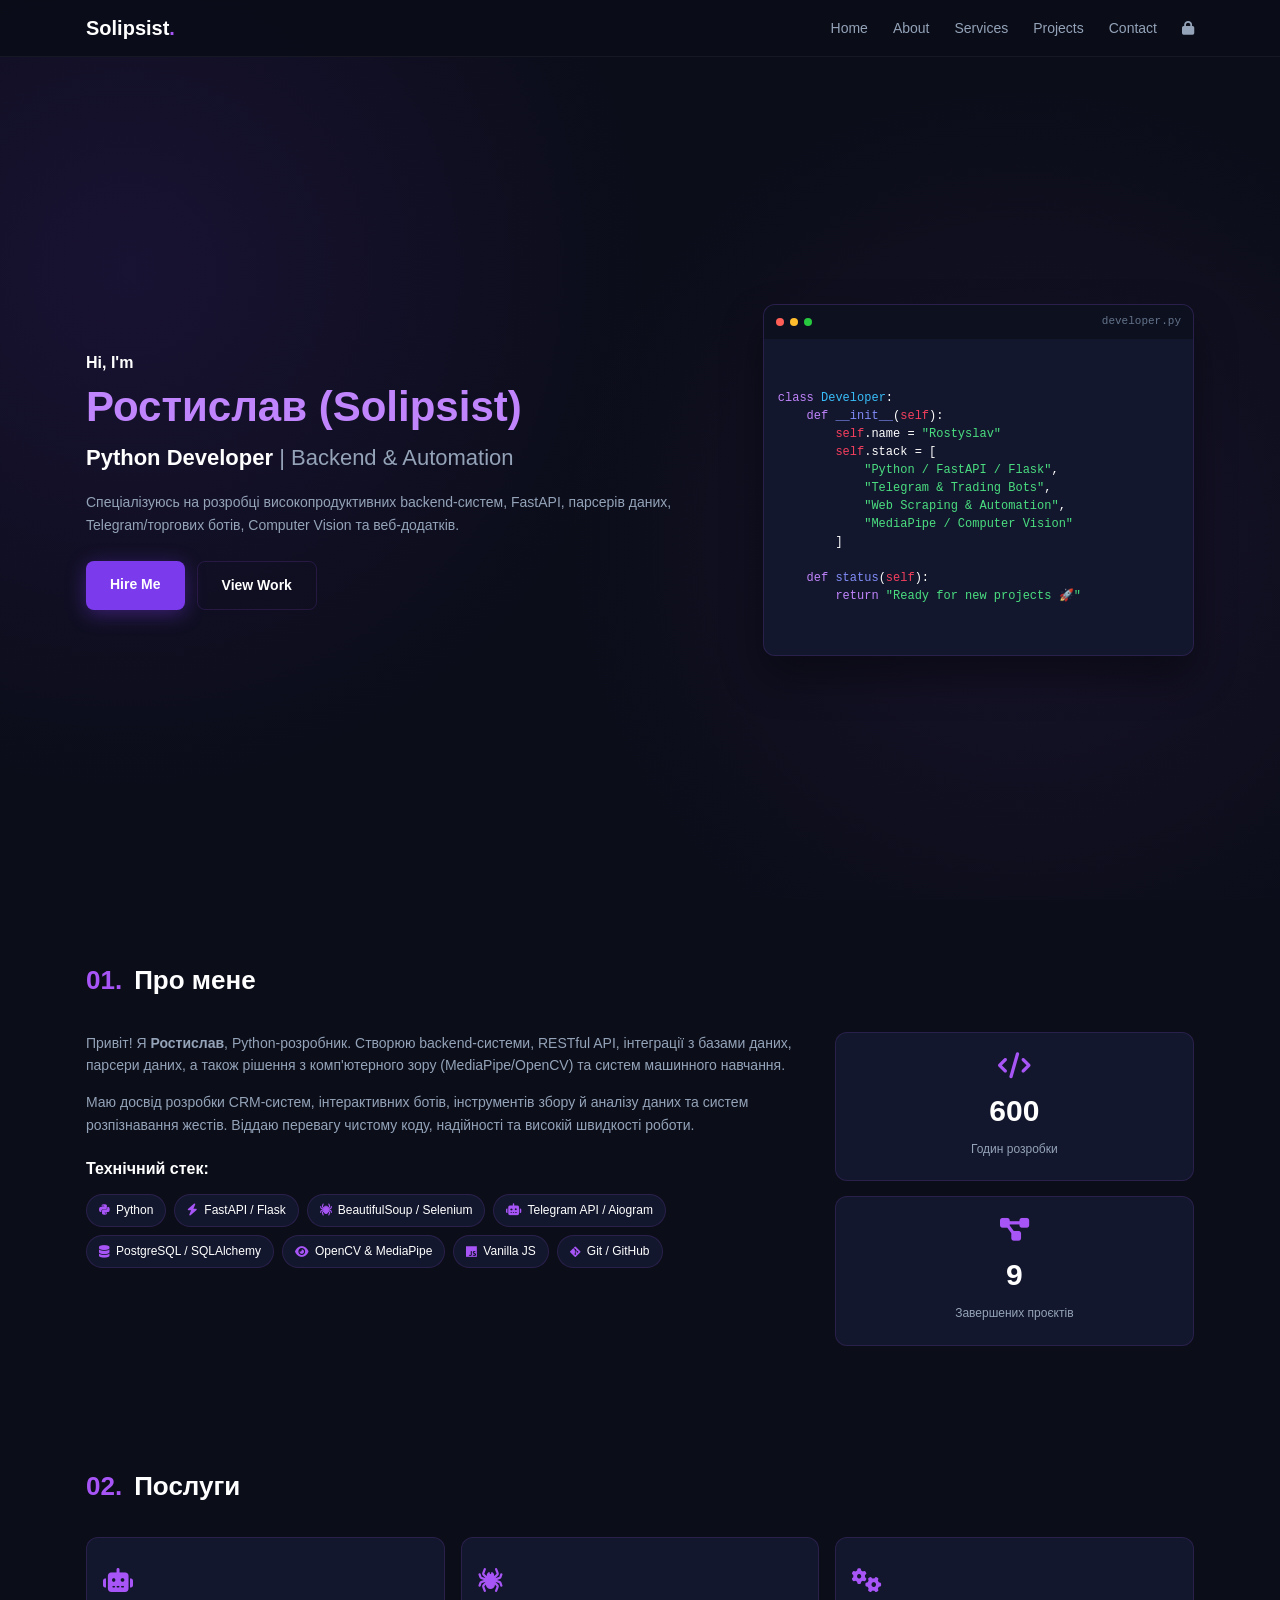
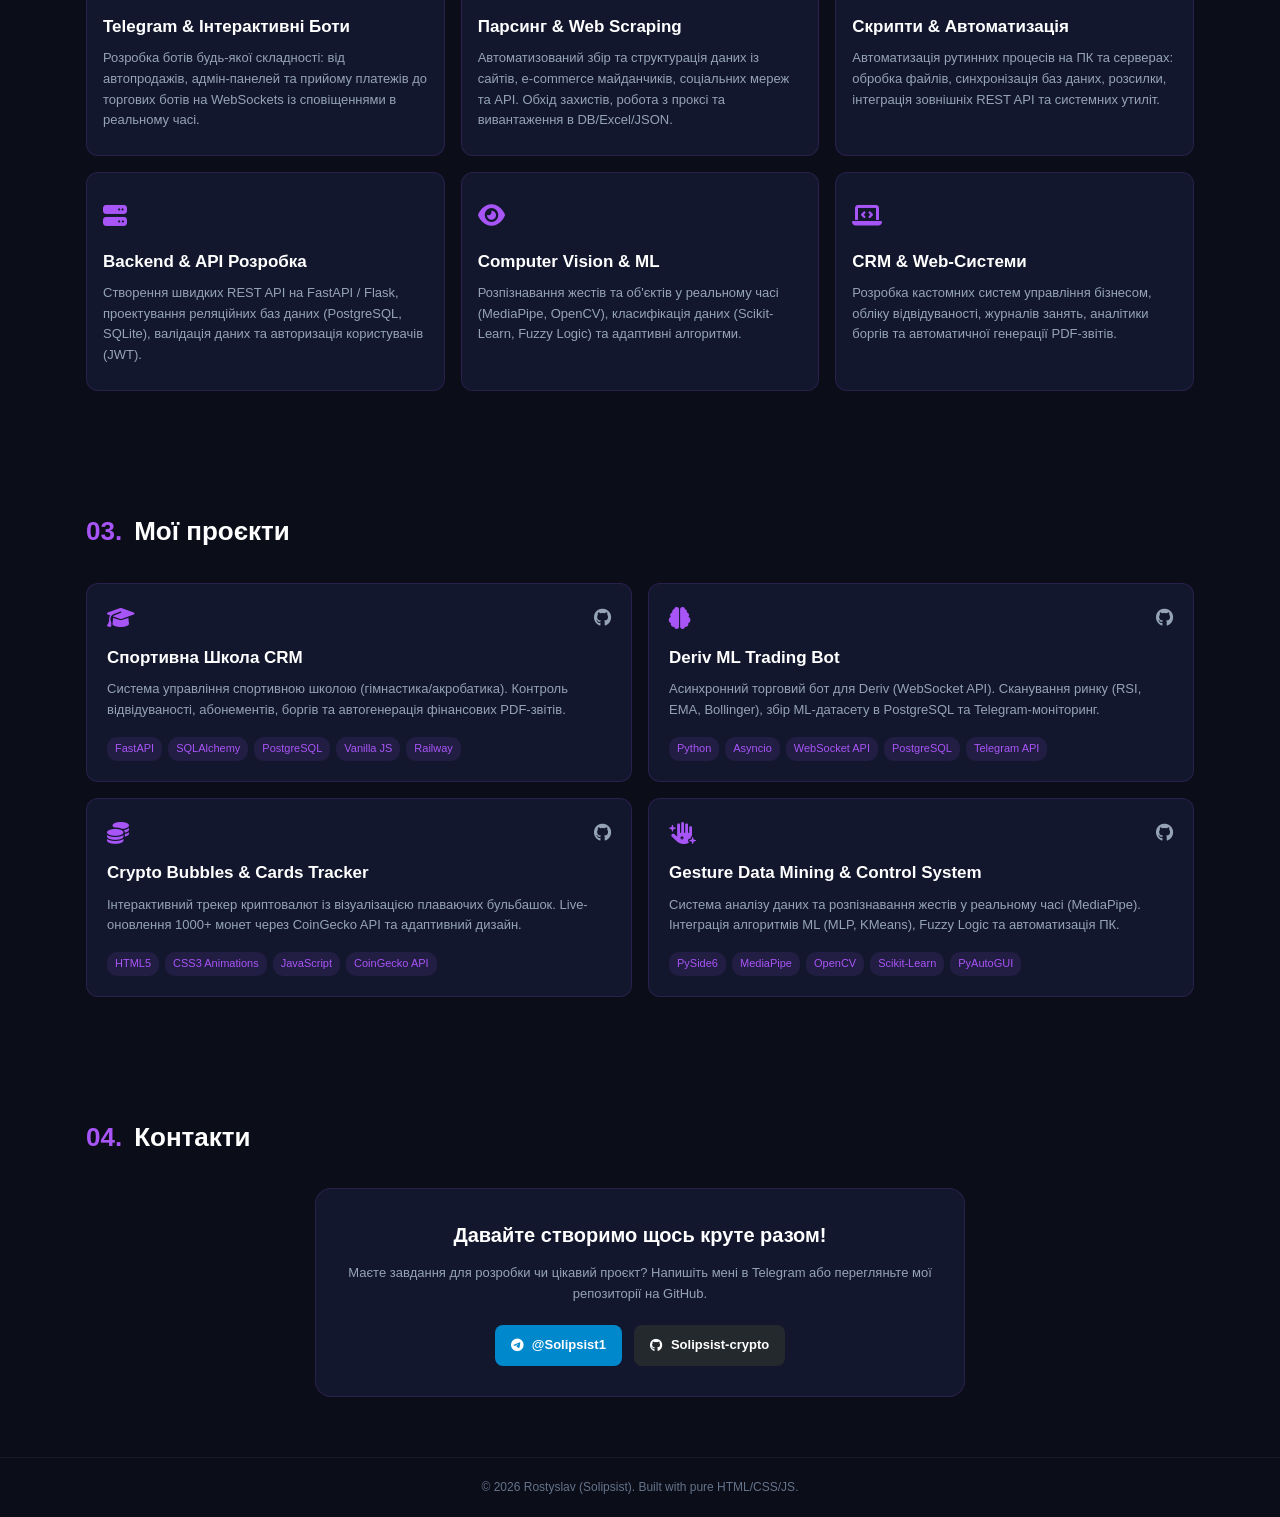
<file: index.html>
<!DOCTYPE html>
<html lang="uk">
<head>
    <meta charset="UTF-8">
    <meta name="viewport" content="width=device-width, initial-scale=1.0">
    <meta name="description" content="Мошенський Ростислав (Solipsist) - Python / Fullstack Developer.">
    <title>Solipsist | Developer Portfolio</title>
    <link rel="stylesheet" href="css/style.css">
    <link rel="stylesheet" href="https://cdnjs.cloudflare.com/ajax/libs/font-awesome/6.4.0/css/all.min.css">
</head>
<body>

    <nav class="navbar">
        <div class="container">
            <div class="logo">
                <span class="logo-text">Solipsist</span><span class="logo-dot">.</span>
            </div>

            <ul class="nav-links" id="navLinks">
                <li><a href="#home">Home</a></li>
                <li><a href="#about">About</a></li>
                <li><a href="#services">Services</a></li>
                <li><a href="#portfolio">Projects</a></li>
                <li><a href="#contact">Contact</a></li>
                <li><a href="admin.html" title="Admin Workspace"><i class="fas fa-lock"></i></a></li>
            </ul>

            <div class="burger" id="burgerBtn">
                <div></div>
                <div></div>
                <div></div>
            </div>
        </div>
    </nav>

    <!-- Hero Section -->
    <section id="home" class="hero">
        <div class="container hero-content">
            <div class="hero-text">
                <span class="greeting">Hi, I'm</span>
                <h1 class="hero-name">Ростислав (Solipsist)</h1>
                <h2 class="hero-title">Python Developer <span>| Backend & Automation</span></h2>
                <p class="hero-description">
                    Спеціалізуюсь на розробці високопродуктивних backend-систем, FastAPI, парсерів даних, Telegram/торгових ботів, Computer Vision та веб-додатків.
                </p>
                <div class="hero-buttons">
                    <a href="#contact" class="btn btn-purple">Hire Me</a>
                    <a href="#portfolio" class="btn btn-outline">View Work</a>
                </div>
            </div>

            <div class="hero-avatar-wrapper">
                <div class="avatar-glow"></div>
                <div class="code-window">
                    <div class="window-header">
                        <span class="dot red"></span>
                        <span class="dot yellow"></span>
                        <span class="dot green"></span>
                        <span class="window-title">developer.py</span>
                    </div>
                    <div class="code-content">
                        <pre><code><span class="keyword">class</span> <span class="class-name">Developer</span>:
    <span class="keyword">def</span> <span class="function">__init__</span>(<span class="param">self</span>):
        <span class="param">self</span>.name = <span class="string">"Rostyslav"</span>
        <span class="param">self</span>.stack = [
            <span class="string">"Python / FastAPI / Flask"</span>,
            <span class="string">"Telegram & Trading Bots"</span>,
            <span class="string">"Web Scraping & Automation"</span>,
            <span class="string">"MediaPipe / Computer Vision"</span>
        ]

    <span class="keyword">def</span> <span class="function">status</span>(<span class="param">self</span>):
        <span class="keyword">return</span> <span class="string">"Ready for new projects 🚀"</span></code></pre>
                    </div>
                </div>
            </div>
        </div>
    </section>

    <!-- About Section -->
    <section id="about" class="about">
        <div class="container">
            <h2 class="section-title"><span class="title-num">01.</span> Про мене</h2>
            <div class="about-grid">
                <div class="about-info">
                    <p>
                        Привіт! Я <strong>Ростислав</strong>, Python-розробник. Створюю backend-системи, RESTful API, інтеграції з базами даних, парсери даних, а також рішення з комп'ютерного зору (MediaPipe/OpenCV) та систем машинного навчання.
                    </p>
                    <p>
                        Маю досвід розробки CRM-систем, інтерактивних ботів, інструментів збору й аналізу даних та систем розпізнавання жестів. Віддаю перевагу чистому коду, надійності та високій швидкості роботи.
                    </p>
                    
                    <h3 class="stack-subtitle">Технічний стек:</h3>
                    <div class="tech-tags">
                        <span class="tag"><i class="fab fa-python"></i> Python</span>
                        <span class="tag"><i class="fas fa-bolt"></i> FastAPI / Flask</span>
                        <span class="tag"><i class="fas fa-spider"></i> BeautifulSoup / Selenium</span>
                        <span class="tag"><i class="fas fa-robot"></i> Telegram API / Aiogram</span>
                        <span class="tag"><i class="fas fa-database"></i> PostgreSQL / SQLAlchemy</span>
                        <span class="tag"><i class="fas fa-eye"></i> OpenCV & MediaPipe</span>
                        <span class="tag"><i class="fab fa-js"></i> Vanilla JS</span>
                        <span class="tag"><i class="fab fa-git-alt"></i> Git / GitHub</span>
                    </div>
                </div>

                <div class="about-stats">
                    <div class="stat-card">
                        <i class="fas fa-code stat-icon"></i>
                        <span class="stat-num" data-target="1000">0</span>
                        <span class="stat-desc">Годин розробки</span>
                    </div>
                    <div class="stat-card">
                        <i class="fas fa-project-diagram stat-icon"></i>
                        <span class="stat-num" data-target="15">0</span>
                        <span class="stat-desc">Завершених проєктів</span>
                    </div>
                </div>
            </div>
        </div>
    </section>

    <!-- Services Section -->
    <section id="services" class="services">
        <div class="container">
            <h2 class="section-title"><span class="title-num">02.</span> Послуги</h2>
            <div class="services-grid">
                <div class="service-card">
                    <div class="service-icon"><i class="fas fa-robot"></i></div>
                    <h3>Telegram & Інтерактивні Боти</h3>
                    <p>Розробка ботів будь-якої складності: від автопродажів, адмін-панелей та прийому платежів до торгових ботів на WebSockets із сповіщеннями в реальному часі.</p>
                </div>

                <div class="service-card">
                    <div class="service-icon"><i class="fas fa-spider"></i></div>
                    <h3>Парсинг & Web Scraping</h3>
                    <p>Автоматизований збір та структурація даних із сайтів, e-commerce майданчиків, соціальних мереж та API. Обхід захистів, робота з проксі та вивантаження в DB/Excel/JSON.</p>
                </div>

                <div class="service-card">
                    <div class="service-icon"><i class="fas fa-cogs"></i></div>
                    <h3>Скрипти & Автоматизація</h3>
                    <p>Автоматизація рутинних процесів на ПК та серверах: обробка файлів, синхронізація баз даних, розсилки, інтеграція зовнішніх REST API та системних утиліт.</p>
                </div>

                <div class="service-card">
                    <div class="service-icon"><i class="fas fa-server"></i></div>
                    <h3>Backend & API Розробка</h3>
                    <p>Створення швидких REST API на FastAPI / Flask, проектування реляційних баз даних (PostgreSQL, SQLite), валідація даних та авторизація користувачів (JWT).</p>
                </div>

                <div class="service-card">
                    <div class="service-icon"><i class="fas fa-eye"></i></div>
                    <h3>Computer Vision & ML</h3>
                    <p>Розпізнавання жестів та об'єктів у реальному часі (MediaPipe, OpenCV), класифікація даних (Scikit-Learn, Fuzzy Logic) та адаптивні алгоритми.</p>
                </div>

                <div class="service-card">
                    <div class="service-icon"><i class="fas fa-laptop-code"></i></div>
                    <h3>CRM & Web-Системи</h3>
                    <p>Розробка кастомних систем управління бізнесом, обліку відвідуваності, журналів занять, аналітики боргів та автоматичної генерації PDF-звітів.</p>
                </div>
            </div>
        </div>
    </section>

    <!-- Portfolio Section -->
    <section id="portfolio" class="portfolio">
        <div class="container">
            <h2 class="section-title"><span class="title-num">03.</span> Мої проєкти</h2>
            
            <div class="portfolio-grid">
                
                <!-- Project 1 -->
                <div class="project-card">
                    <div class="project-header">
                        <i class="fas fa-graduation-cap project-type-icon"></i>
                        <div class="project-links">
                            <a href="https://github.com/Solipsist-crypto/CRM_school" target="_blank" title="GitHub Repo"><i class="fab fa-github"></i></a>
                        </div>
                    </div>
                    <h3 class="project-title">Спортивна Школа CRM</h3>
                    <p class="project-desc">
                        Система управління спортивною школою (гімнастика/акробатика). Контроль відвідуваності, абонементів, боргів та автогенерація фінансових PDF-звітів.
                    </p>
                    <div class="project-tags">
                        <span>FastAPI</span>
                        <span>SQLAlchemy</span>
                        <span>PostgreSQL</span>
                        <span>Vanilla JS</span>
                        <span>Railway</span>
                    </div>
                </div>

                <!-- Project 2 -->
                <div class="project-card">
                    <div class="project-header">
                        <i class="fas fa-brain project-type-icon"></i>
                        <div class="project-links">
                            <a href="https://github.com/Solipsist-crypto/Deriv_bot" target="_blank" title="GitHub Repo"><i class="fab fa-github"></i></a>
                        </div>
                    </div>
                    <h3 class="project-title">Deriv ML Trading Bot</h3>
                    <p class="project-desc">
                        Асинхронний торговий бот для Deriv (WebSocket API). Сканування ринку (RSI, EMA, Bollinger), збір ML-датасету в PostgreSQL та Telegram-моніторинг.
                    </p>
                    <div class="project-tags">
                        <span>Python</span>
                        <span>Asyncio</span>
                        <span>WebSocket API</span>
                        <span>PostgreSQL</span>
                        <span>Telegram API</span>
                    </div>
                </div>

                <!-- Project 3 -->
                <div class="project-card">
                    <div class="project-header">
                        <i class="fas fa-coins project-type-icon"></i>
                        <div class="project-links">
                            <a href="https://github.com/Solipsist-crypto/crypto-cards-tracker" target="_blank" title="GitHub Repo"><i class="fab fa-github"></i></a>
                        </div>
                    </div>
                    <h3 class="project-title">Crypto Bubbles & Cards Tracker</h3>
                    <p class="project-desc">
                        Інтерактивний трекер криптовалют із візуалізацією плаваючих бульбашок. Live-оновлення 1000+ монет через CoinGecko API та адаптивний дизайн.
                    </p>
                    <div class="project-tags">
                        <span>HTML5</span>
                        <span>CSS3 Animations</span>
                        <span>JavaScript</span>
                        <span>CoinGecko API</span>
                    </div>
                </div>

                <!-- Project 4 -->
                <div class="project-card">
                    <div class="project-header">
                        <i class="fas fa-hand-sparkles project-type-icon"></i>
                        <div class="project-links">
                            <a href="https://github.com/Solipsist-crypto/gesture-data-mining-system" target="_blank" title="GitHub Repo"><i class="fab fa-github"></i></a>
                        </div>
                    </div>
                    <h3 class="project-title">Gesture Data Mining & Control System</h3>
                    <p class="project-desc">
                        Система аналізу даних та розпізнавання жестів у реальному часі (MediaPipe). Інтеграція алгоритмів ML (MLP, KMeans), Fuzzy Logic та автоматизація ПК.
                    </p>
                    <div class="project-tags">
                        <span>PySide6</span>
                        <span>MediaPipe</span>
                        <span>OpenCV</span>
                        <span>Scikit-Learn</span>
                        <span>PyAutoGUI</span>
                    </div>
                </div>

            </div>
        </div>
    </section>

    <!-- Contact Section -->
    <section id="contact" class="contact">
        <div class="container">
            <h2 class="section-title"><span class="title-num">04.</span> Контакти</h2>
            <div class="contact-box">
                <h3>Давайте створимо щось круте разом!</h3>
                <p>Маєте завдання для розробки чи цікавий проєкт? Напишіть мені в Telegram або перегляньте мої репозиторії на GitHub.</p>
                <div class="contact-buttons">
                    <a href="https://t.me/Solipsist1" target="_blank" class="contact-btn telegram">
                        <i class="fab fa-telegram-plane"></i> @Solipsist1
                    </a>
                    <a href="https://github.com/Solipsist-crypto" target="_blank" class="contact-btn github">
                        <i class="fab fa-github"></i> Solipsist-crypto
                    </a>
                </div>
            </div>
        </div>
    </section>

    <footer class="footer">
        <div class="container">
            <p>&copy; 2026 Rostyslav (Solipsist). Built with pure HTML/CSS/JS.</p>
        </div>
    </footer>

    <script src="js/script.js"></script>
</body>
</html>
</file>
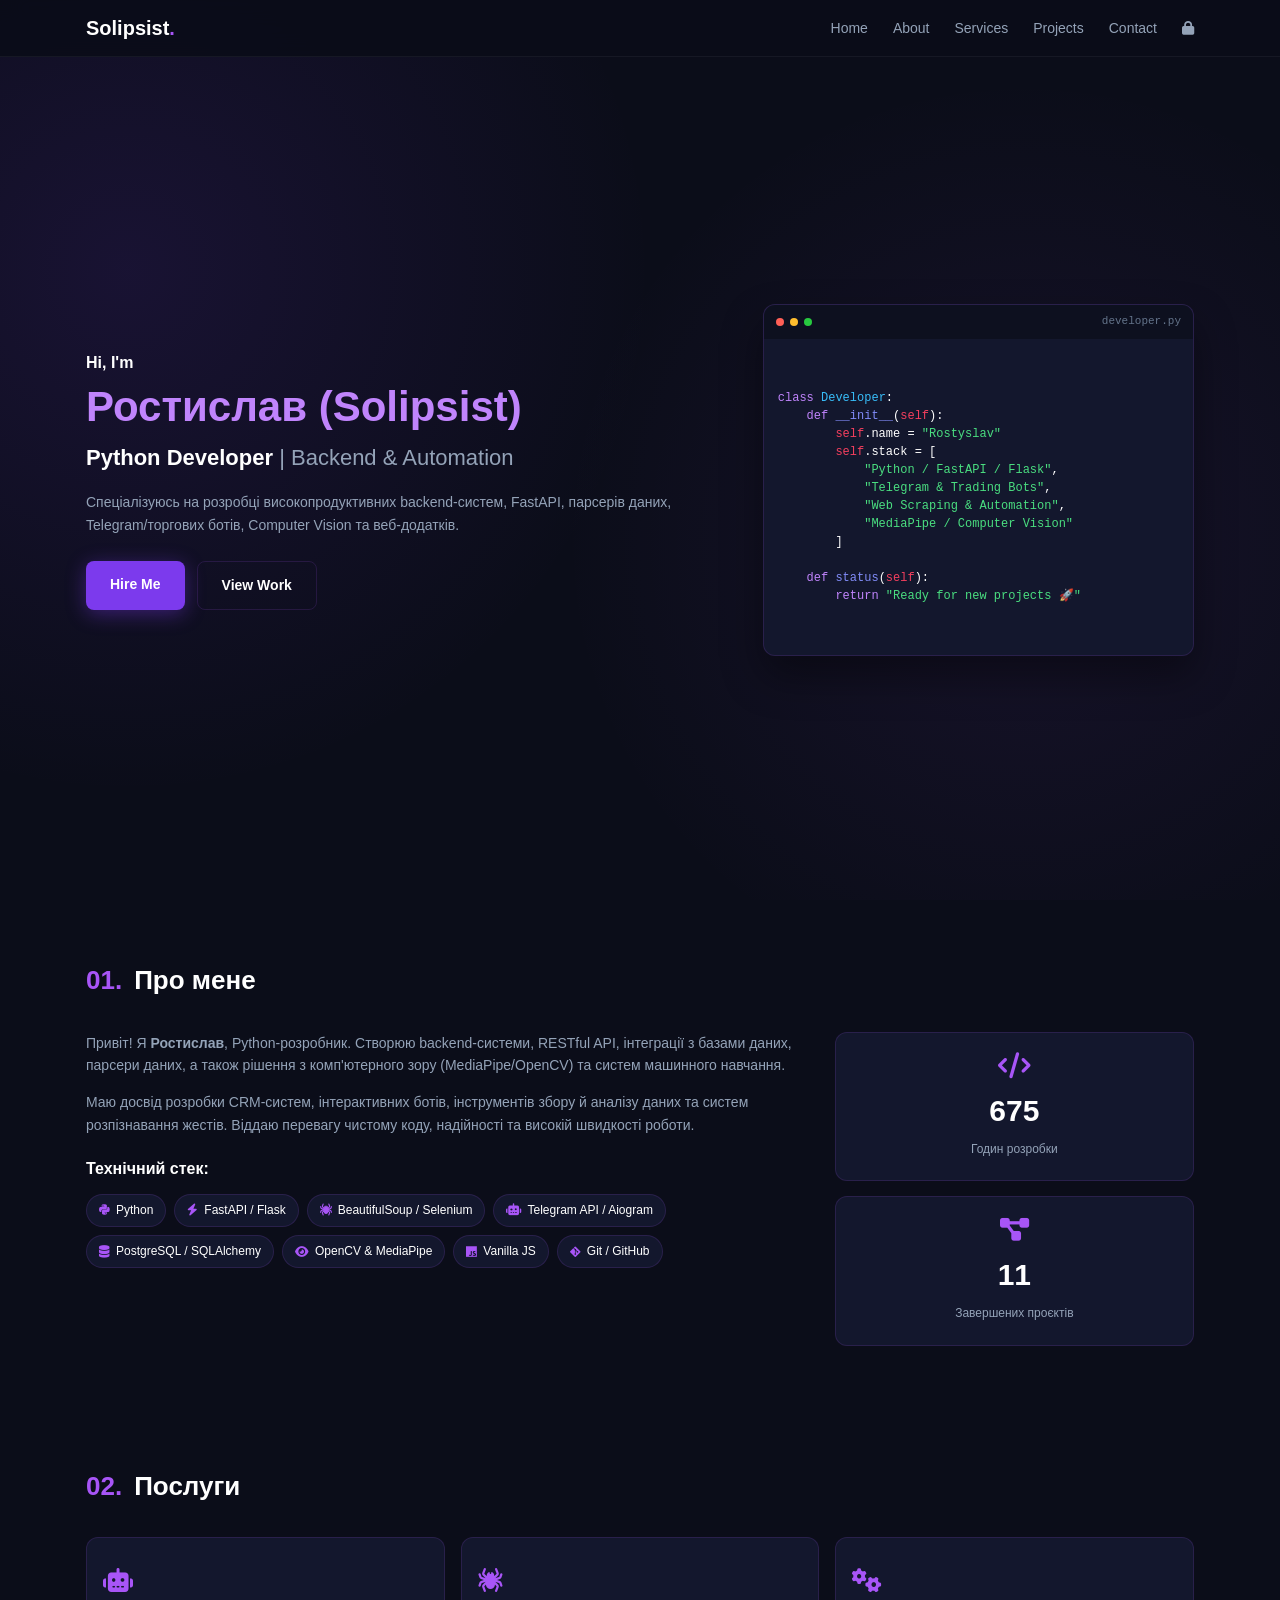
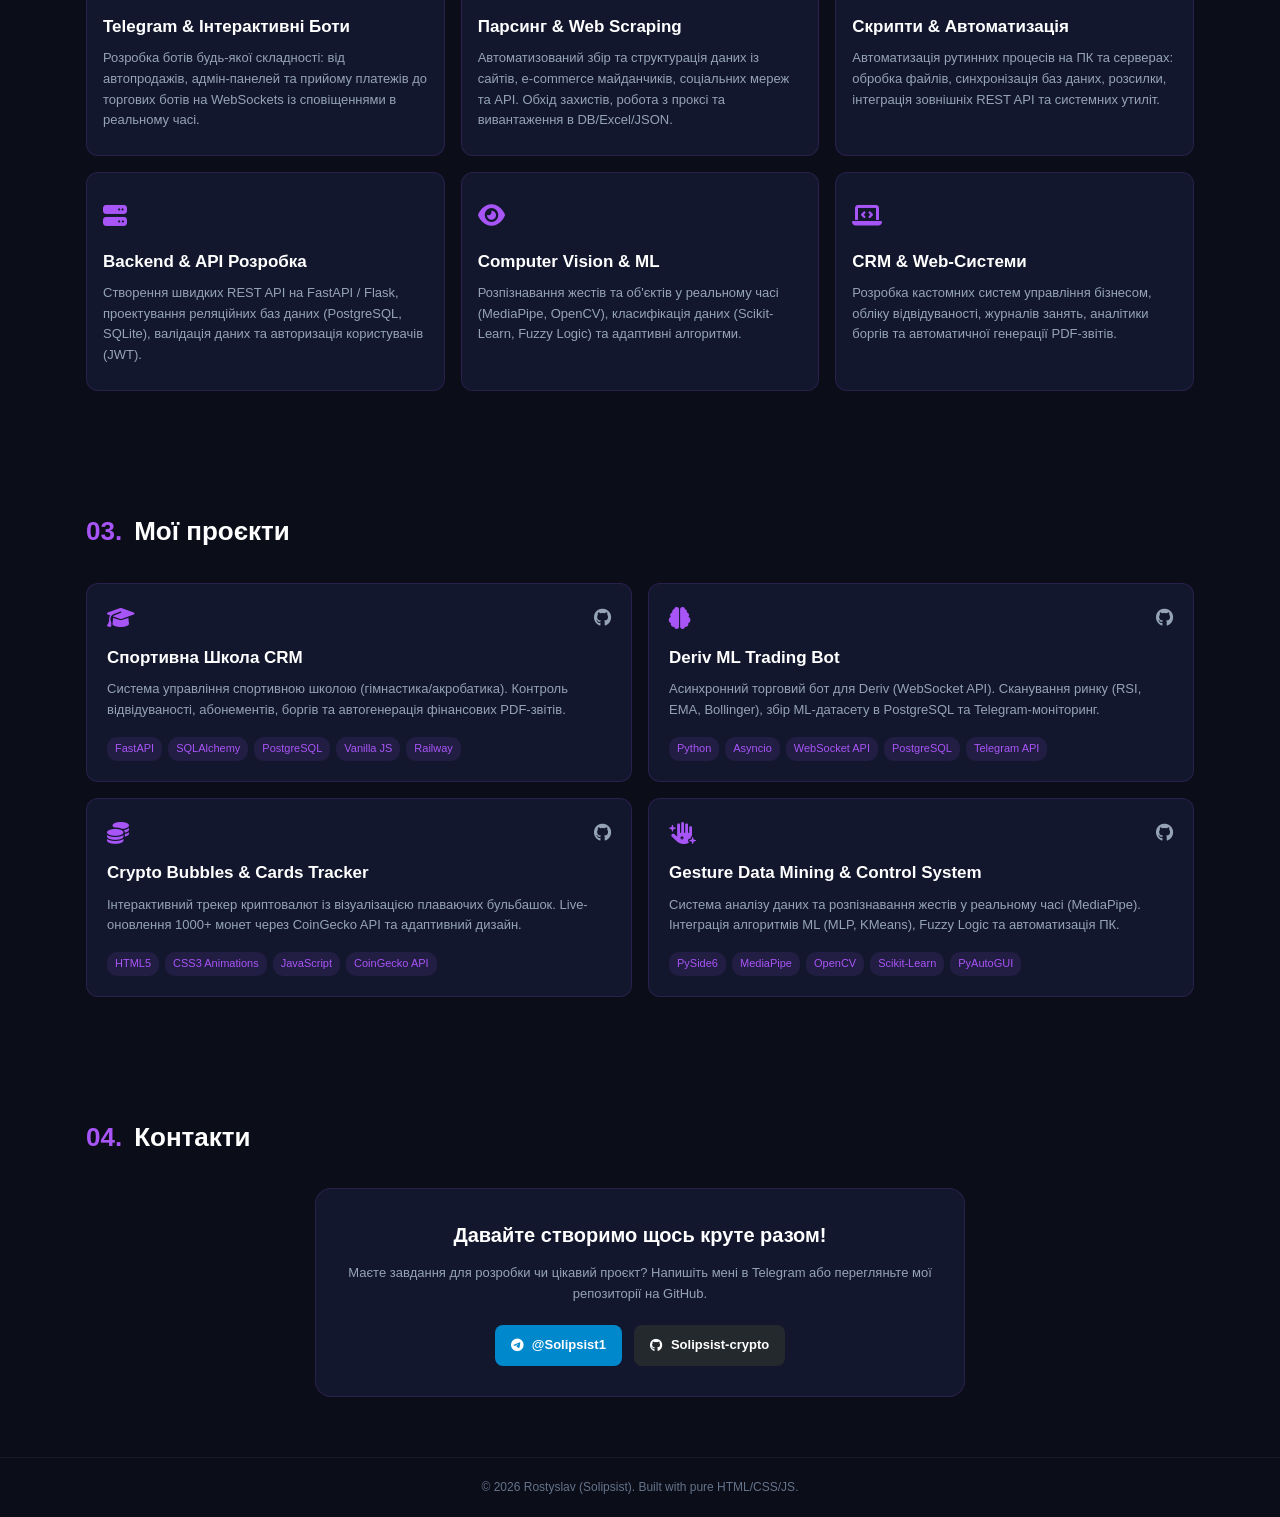
<file: admin.html>
<!DOCTYPE html>
<html lang="uk">
<head>
    <meta charset="UTF-8">
    <meta name="viewport" content="width=device-width, initial-scale=1.0">
    <title>Solipsist | Developer Workspace</title>
    <link rel="stylesheet" href="css/style.css">
    <link rel="stylesheet" href="css/admin.css">
    <link rel="stylesheet" href="https://cdnjs.cloudflare.com/ajax/libs/font-awesome/6.4.0/css/all.min.css">
</head>
<body>

    <nav class="navbar">
        <div class="container">
            <div class="logo">
                <span class="logo-text">Solipsist Workspace</span><span class="logo-dot">.</span>
            </div>
            <div class="nav-actions">
                <button id="openDrawerBtn" class="btn btn-purple"><i class="fas fa-bars"></i> Записник & To-Do</button>
                <a href="index.html" class="btn btn-outline"><i class="fas fa-external-link-alt"></i> На сайт</a>
                <button id="logoutBtn" class="btn btn-outline" style="border-color: #ff5f56; color: #ff5f56;"><i class="fas fa-sign-out-alt"></i></button>
            </div>
        </div>
    </nav>

    <main class="container admin-main">
        <div class="workspace-welcome">
            <h2><i class="fas fa-user-shield"></i> Особистий Кабінет</h2>
            <p>Натисни кнопку вгорі справа, щоб відкрити панель із задачами, дедлайнами та фінансовими нотатками з датами.</p>
        </div>
    </main>

    <!-- Висувна панель СПРАВА -->
    <div id="adminDrawer" class="admin-drawer">
        <div class="admin-drawer-header">
            <h3><i class="fas fa-book"></i> Особисті Записи</h3>
            <button id="closeDrawerBtn" class="close-drawer-btn"><i class="fas fa-times"></i></button>
        </div>

        <div class="admin-tabs">
            <button class="tab-btn active" data-tab="todoTab"><i class="fas fa-tasks"></i> Задачі & Дедлайни</button>
            <button class="tab-btn" data-tab="notesTab"><i class="fas fa-wallet"></i> Записник & Фінанси</button>
        </div>

        <div class="admin-drawer-body">
            
            <!-- Вкладка 1: Задачі -->
            <div id="todoTab" class="tab-content active">
                <div class="input-form">
                    <input type="text" id="newTaskInput" placeholder="Назва задачі...">
                    <div class="input-row">
                        <input type="date" id="taskDateInput">
                        <button id="addTaskBtn" class="btn btn-purple"><i class="fas fa-plus"></i> Додати</button>
                    </div>
                </div>
                <ul class="task-list" id="taskList"></ul>
            </div>

            <!-- Вкладка 2: Нотатки / Фінанси з датами -->
            <div id="notesTab" class="tab-content">
                <div class="input-form">
                    <input type="text" id="newNoteInput" placeholder="Запис (напр: +$15 фріланс, Днюха...)">
                    <div class="input-row">
                        <input type="date" id="noteDateInput">
                        <button id="addNoteBtn" class="btn btn-purple"><i class="fas fa-plus"></i> Записати</button>
                    </div>
                </div>
                <div class="notes-list" id="notesList"></div>
            </div>

        </div>
    </div>

    <div id="adminOverlay" class="admin-overlay"></div>

    <script src="js/admin.js"></script>
</body>
</html>
</file>
<file: css/style.css>
:root {
    --bg-dark: #0b0d19;
    --bg-card: #13172d;
    --bg-card-hover: #1a203e;
    
    --purple-main: #8a2be2;
    --purple-glow: #a855f7;
    --purple-btn: #7c3aed;
    --purple-btn-hover: #6d28d9;
    
    --text-main: #ffffff;
    --text-muted: #94a3b8;
    --text-dim: #64748b;
    
    --border-color: rgba(168, 85, 247, 0.15);
    --border-hover: rgba(168, 85, 247, 0.4);
    
    --transition: all 0.3s cubic-bezier(0.4, 0, 0.2, 1);
}

* {
    margin: 0;
    padding: 0;
    box-sizing: border-box;
}

html, body {
    width: 100%;
    max-width: 100vw;
    overflow-x: hidden;
    scroll-behavior: smooth;
    background-color: var(--bg-dark);
    color: var(--text-main);
    font-family: 'Inter', -apple-system, BlinkMacSystemFont, 'Segoe UI', Roboto, sans-serif;
    line-height: 1.6;
}

.container {
    max-width: 1140px;
    margin: 0 auto;
    padding: 0 16px;
    width: 100%;
}

/* Navbar */
.navbar {
    position: fixed;
    top: 0;
    left: 0;
    width: 100%;
    background: rgba(11, 13, 25, 0.95);
    backdrop-filter: blur(12px);
    z-index: 1000;
    padding: 12px 0;
    border-bottom: 1px solid rgba(255, 255, 255, 0.05);
}

.navbar .container {
    display: flex;
    justify-content: space-between;
    align-items: center;
}

.logo {
    font-size: 20px;
    font-weight: 700;
    white-space: nowrap;
}

.logo-dot {
    color: var(--purple-glow);
}

.nav-links {
    display: flex;
    list-style: none;
    gap: 25px;
}

.nav-links a {
    color: var(--text-muted);
    text-decoration: none;
    font-size: 14px;
    font-weight: 500;
    transition: var(--transition);
}

.nav-links a:hover {
    color: var(--text-main);
}

.burger {
    display: none;
    cursor: pointer;
    flex-direction: column;
    gap: 5px;
    z-index: 1001;
    padding: 5px;
}

.burger div {
    width: 24px;
    height: 2px;
    background-color: var(--purple-glow);
    border-radius: 2px;
    transition: var(--transition);
}

/* Hero Section */
.hero {
    min-height: 100vh;
    display: flex;
    align-items: center;
    position: relative;
    padding-top: 100px;
    padding-bottom: 40px;
    background: radial-gradient(circle at 10% 30%, rgba(124, 58, 237, 0.12) 0%, transparent 40%),
                radial-gradient(circle at 80% 60%, rgba(168, 85, 247, 0.08) 0%, transparent 40%);
}

.hero-content {
    display: grid;
    grid-template-columns: 1.2fr 0.8fr;
    gap: 30px;
    align-items: center;
}

.greeting {
    font-size: 16px;
    font-weight: 600;
    color: var(--text-main);
    margin-bottom: 8px;
    display: block;
}

.hero-name {
    font-size: 42px;
    font-weight: 800;
    color: #c084fc;
    line-height: 1.1;
    margin-bottom: 10px;
    word-break: break-word;
}

.hero-title {
    font-size: 22px;
    font-weight: 600;
    color: var(--text-main);
    margin-bottom: 16px;
}

.hero-title span {
    color: var(--text-muted);
    font-weight: 400;
}

.hero-description {
    color: var(--text-muted);
    font-size: 14px;
    margin-bottom: 25px;
}

.hero-buttons {
    display: flex;
    gap: 12px;
    flex-wrap: wrap;
}

.btn {
    padding: 12px 24px;
    border-radius: 8px;
    text-decoration: none;
    font-weight: 600;
    font-size: 14px;
    transition: var(--transition);
    display: inline-block;
    cursor: pointer;
    border: none;
    text-align: center;
}

.btn-purple {
    background: var(--purple-btn);
    color: #fff;
    box-shadow: 0 4px 20px rgba(124, 58, 237, 0.4);
}

.btn-outline {
    background: transparent;
    color: #fff;
    border: 1px solid var(--border-color);
}

/* Avatar / Code Window */
.hero-avatar-wrapper {
    position: relative;
    display: flex;
    justify-content: center;
    width: 100%;
}

.avatar-glow {
    position: absolute;
    width: 220px;
    height: 220px;
    background: radial-gradient(circle, rgba(168, 85, 247, 0.3) 0%, transparent 70%);
    top: 50%;
    left: 50%;
    transform: translate(-50%, -50%);
    filter: blur(40px);
    z-index: 1;
}

.code-window {
    position: relative;
    z-index: 2;
    background: var(--bg-card);
    border: 1px solid var(--border-color);
    border-radius: 12px;
    width: 100%;
    max-width: 100%;
    box-shadow: 0 20px 40px rgba(0, 0, 0, 0.4);
    overflow: hidden;
}

.window-header {
    background: rgba(0, 0, 0, 0.3);
    padding: 8px 12px;
    display: flex;
    align-items: center;
    gap: 6px;
}

.window-title {
    font-size: 11px;
    color: var(--text-dim);
    margin-left: auto;
    font-family: monospace;
}

.dot { width: 8px; height: 8px; border-radius: 50%; }
.dot.red { background: #ff5f56; }
.dot.yellow { background: #ffbd2e; }
.dot.green { background: #27c93f; }

.code-content {
    padding: 14px;
    font-family: monospace;
    font-size: 12px;
    line-height: 1.5;
    white-space: pre-wrap;
    word-break: break-word;
}

.keyword { color: #c084fc; }
.class-name { color: #38bdf8; }
.function { color: #818cf8; }
.param { color: #f43f5e; }
.string { color: #4ade80; }

/* Sections */
section {
    padding: 60px 0;
}

.section-title {
    font-size: 26px;
    font-weight: 700;
    margin-bottom: 30px;
    display: flex;
    align-items: center;
    gap: 12px;
}

.title-num {
    color: var(--purple-glow);
}

/* About Layout */
.about-grid {
    display: grid;
    grid-template-columns: 2fr 1fr;
    gap: 30px;
}

.about-info p {
    color: var(--text-muted);
    margin-bottom: 15px;
    font-size: 14px;
}

.stack-subtitle {
    font-size: 16px;
    margin: 20px 0 12px;
}

.tech-tags {
    display: flex;
    flex-wrap: wrap;
    gap: 8px;
}

.tag {
    background: var(--bg-card);
    border: 1px solid var(--border-color);
    padding: 6px 12px;
    border-radius: 20px;
    font-size: 12px;
    color: var(--text-main);
    display: flex;
    align-items: center;
    gap: 6px;
}

.tag i {
    color: var(--purple-glow);
}

.about-stats {
    display: flex;
    flex-direction: column;
    gap: 15px;
}

.stat-card {
    background: var(--bg-card);
    border: 1px solid var(--border-color);
    padding: 20px;
    border-radius: 12px;
    text-align: center;
}

.stat-icon {
    font-size: 26px;
    color: var(--purple-glow);
    margin-bottom: 8px;
}

.stat-num {
    display: block;
    font-size: 30px;
    font-weight: 800;
}

.stat-desc {
    color: var(--text-muted);
    font-size: 12px;
}

/* Services */
.services-grid {
    display: grid;
    grid-template-columns: repeat(3, 1fr);
    gap: 16px;
}

.service-card {
    background: var(--bg-card);
    border: 1px solid var(--border-color);
    padding: 24px 16px;
    border-radius: 12px;
}

.service-icon {
    font-size: 24px;
    color: var(--purple-glow);
    margin-bottom: 12px;
}

.service-card h3 {
    font-size: 17px;
    margin-bottom: 8px;
}

.service-card p {
    color: var(--text-muted);
    font-size: 13px;
}

/* Portfolio Cards Grid */
.portfolio-grid {
    display: grid;
    grid-template-columns: repeat(2, 1fr);
    gap: 16px;
}

.project-card {
    background: var(--bg-card);
    border: 1px solid var(--border-color);
    border-radius: 12px;
    padding: 20px;
    display: flex;
    flex-direction: column;
}

.project-header {
    display: flex;
    justify-content: space-between;
    align-items: center;
    margin-bottom: 12px;
}

.project-type-icon {
    font-size: 22px;
    color: var(--purple-glow);
}

.project-links a {
    color: var(--text-muted);
    font-size: 18px;
}

.project-title {
    font-size: 17px;
    margin-bottom: 8px;
}

.project-desc {
    color: var(--text-muted);
    font-size: 13px;
    margin-bottom: 16px;
}

.project-tags {
    margin-top: auto;
    display: flex;
    flex-wrap: wrap;
    gap: 6px;
}

.project-tags span {
    font-size: 11px;
    color: var(--purple-glow);
    background: rgba(168, 85, 247, 0.1);
    padding: 3px 8px;
    border-radius: 10px;
}

/* Contact Box */
.contact-box {
    background: var(--bg-card);
    border: 1px solid var(--border-color);
    padding: 30px 16px;
    border-radius: 16px;
    text-align: center;
    max-width: 650px;
    margin: 0 auto;
}

.contact-box h3 {
    font-size: 20px;
    margin-bottom: 12px;
}

.contact-box p {
    color: var(--text-muted);
    font-size: 13px;
    margin-bottom: 20px;
}

.contact-buttons {
    display: flex;
    justify-content: center;
    gap: 12px;
}

.contact-btn {
    padding: 10px 16px;
    border-radius: 8px;
    text-decoration: none;
    font-weight: 600;
    font-size: 13px;
    display: flex;
    align-items: center;
    gap: 8px;
    justify-content: center;
}

.contact-btn.telegram { background: #0088cc; color: #fff; }
.contact-btn.github { background: #24292e; color: #fff; }

.footer {
    text-align: center;
    padding: 20px 0;
    border-top: 1px solid rgba(255, 255, 255, 0.05);
    color: var(--text-dim);
    font-size: 12px;
}

/* --- ЗАЛІЗОБЕТОННИЙ ФІКС ДЛЯ МОБІЛЬНИХ (Головна сторінка) --- */
@media screen and (max-width: 992px) {
    .burger {
        display: flex !important;
    }

    /* Жорстко ховаємо текстове меню */
    .nav-links {
        position: fixed !important;
        top: 0;
        right: -120vw !important;
        width: 100vw;
        height: 100vh;
        background: rgba(11, 13, 25, 0.98);
        backdrop-filter: blur(20px);
        flex-direction: column !important;
        align-items: center;
        justify-content: center;
        gap: 25px;
        transition: right 0.3s ease-in-out;
        z-index: 1000;
    }

    .nav-links.active {
        right: 0 !important;
    }

    .nav-links a {
        font-size: 20px;
    }

    .hero {
        min-height: auto;
        padding-top: 100px;
        padding-bottom: 20px;
    }

    section {
        padding: 40px 0;
    }

    .hero-content, .about-grid, .portfolio-grid, .services-grid {
        grid-template-columns: 1fr;
    }

    .hero-name {
        font-size: 32px;
    }

    .hero-title {
        font-size: 18px;
    }

    .contact-buttons {
        flex-direction: column;
    }
}
</file>
<file: css/admin.css>
.admin-main {
    padding-top: 100px;
    padding-bottom: 40px;
    min-height: 80vh;
}

.workspace-welcome {
    background: var(--bg-card);
    border: 1px solid var(--border-color);
    padding: 30px 20px;
    border-radius: 12px;
    text-align: center;
    max-width: 700px;
    margin: 0 auto;
}

.workspace-welcome h2 {
    color: var(--purple-glow);
    margin-bottom: 12px;
    font-size: 20px;
}

.workspace-welcome p {
    color: var(--text-muted);
    font-size: 14px;
}

.nav-actions {
    display: flex;
    gap: 8px;
    align-items: center;
    flex-wrap: wrap;
}

/* Drawer (Панель) */
.admin-drawer {
    position: fixed;
    top: 0;
    right: -100vw;
    width: 420px;
    max-width: 100vw;
    height: 100vh;
    background: var(--bg-card);
    border-left: 1px solid var(--border-hover);
    box-shadow: -10px 0 30px rgba(0, 0, 0, 0.7);
    z-index: 2000;
    transition: right 0.35s cubic-bezier(0.4, 0, 0.2, 1);
    display: flex;
    flex-direction: column;
}

.admin-drawer.open {
    right: 0;
}

.admin-overlay {
    position: fixed;
    top: 0;
    left: 0;
    width: 100vw;
    height: 100vh;
    background: rgba(0, 0, 0, 0.6);
    backdrop-filter: blur(4px);
    z-index: 1999;
    opacity: 0;
    pointer-events: none;
    transition: opacity 0.3s ease;
}

.admin-overlay.open {
    opacity: 1;
    pointer-events: auto;
}

.admin-drawer-header {
    padding: 16px 20px;
    background: rgba(0, 0, 0, 0.2);
    border-bottom: 1px solid var(--border-color);
    display: flex;
    justify-content: space-between;
    align-items: center;
}

.admin-drawer-header h3 {
    font-size: 16px;
    color: var(--purple-glow);
    display: flex;
    align-items: center;
    gap: 8px;
}

.close-drawer-btn {
    background: transparent;
    border: none;
    color: var(--text-muted);
    font-size: 20px;
    cursor: pointer;
    padding: 4px;
}

/* Tabs */
.admin-tabs {
    display: flex;
    border-bottom: 1px solid var(--border-color);
    background: var(--bg-dark);
}

.tab-btn {
    flex: 1;
    padding: 12px 8px;
    background: transparent;
    border: none;
    color: var(--text-muted);
    font-weight: 600;
    font-size: 12px;
    cursor: pointer;
    display: flex;
    align-items: center;
    justify-content: center;
    gap: 6px;
}

.tab-btn.active {
    color: var(--purple-glow);
    border-bottom: 2px solid var(--purple-glow);
    background: var(--bg-card);
}

.admin-drawer-body {
    padding: 16px;
    flex: 1;
    overflow-y: auto;
}

.tab-content {
    display: none;
}

.tab-content.active {
    display: block;
}

/* Form Controls */
.input-form {
    display: flex;
    flex-direction: column;
    gap: 10px;
    margin-bottom: 16px;
    background: var(--bg-dark);
    padding: 12px;
    border-radius: 10px;
    border: 1px solid var(--border-color);
}

.input-form input[type="text"] {
    width: 100%;
    padding: 10px 12px;
    background: var(--bg-card);
    border: 1px solid var(--border-color);
    border-radius: 6px;
    color: #fff;
    outline: none;
    font-size: 13px;
}

.input-row {
    display: flex;
    gap: 8px;
}

.input-row input[type="date"] {
    flex: 1;
    padding: 8px 10px;
    background: var(--bg-card);
    border: 1px solid var(--border-color);
    border-radius: 6px;
    color: #fff;
    outline: none;
    font-size: 12px;
    color-scheme: dark;
}

/* Cards */
.task-list, .notes-list {
    list-style: none;
    display: flex;
    flex-direction: column;
    gap: 8px;
}

.item-card {
    background: var(--bg-dark);
    border: 1px solid var(--border-color);
    border-radius: 8px;
    padding: 10px 12px;
    display: flex;
    justify-content: space-between;
    align-items: center;
}

.item-card.completed {
    opacity: 0.5;
}

.item-card.completed .item-title {
    text-decoration: line-through;
}

.item-info {
    display: flex;
    flex-direction: column;
    gap: 4px;
    word-break: break-word;
}

.item-title {
    font-size: 13px;
    color: #fff;
}

.item-date {
    font-size: 11px;
    color: var(--purple-glow);
    display: inline-flex;
    align-items: center;
    gap: 4px;
}

.item-actions {
    display: flex;
    gap: 8px;
}

.item-actions i {
    cursor: pointer;
    color: var(--text-dim);
    padding: 4px;
}

.item-actions i:hover {
    color: var(--purple-glow);
}

/* --- ФІКС ДЛЯ АДМІНКИ (Щоб кнопки не налазили на логотип) --- */
@media screen and (max-width: 768px) {
    .navbar .container {
        flex-direction: column;
        gap: 12px;
        padding: 5px 0;
    }
    
    .nav-actions {
        width: 100%;
        justify-content: center;
        flex-wrap: wrap;
    }
    
    .nav-actions .btn {
        padding: 8px 14px;
        font-size: 13px;
        flex: 1;
        text-align: center;
    }

    .admin-main {
        padding-top: 150px; 
    }

    .admin-drawer {
        width: 100vw;
        right: -100vw;
    }
}
</file>
